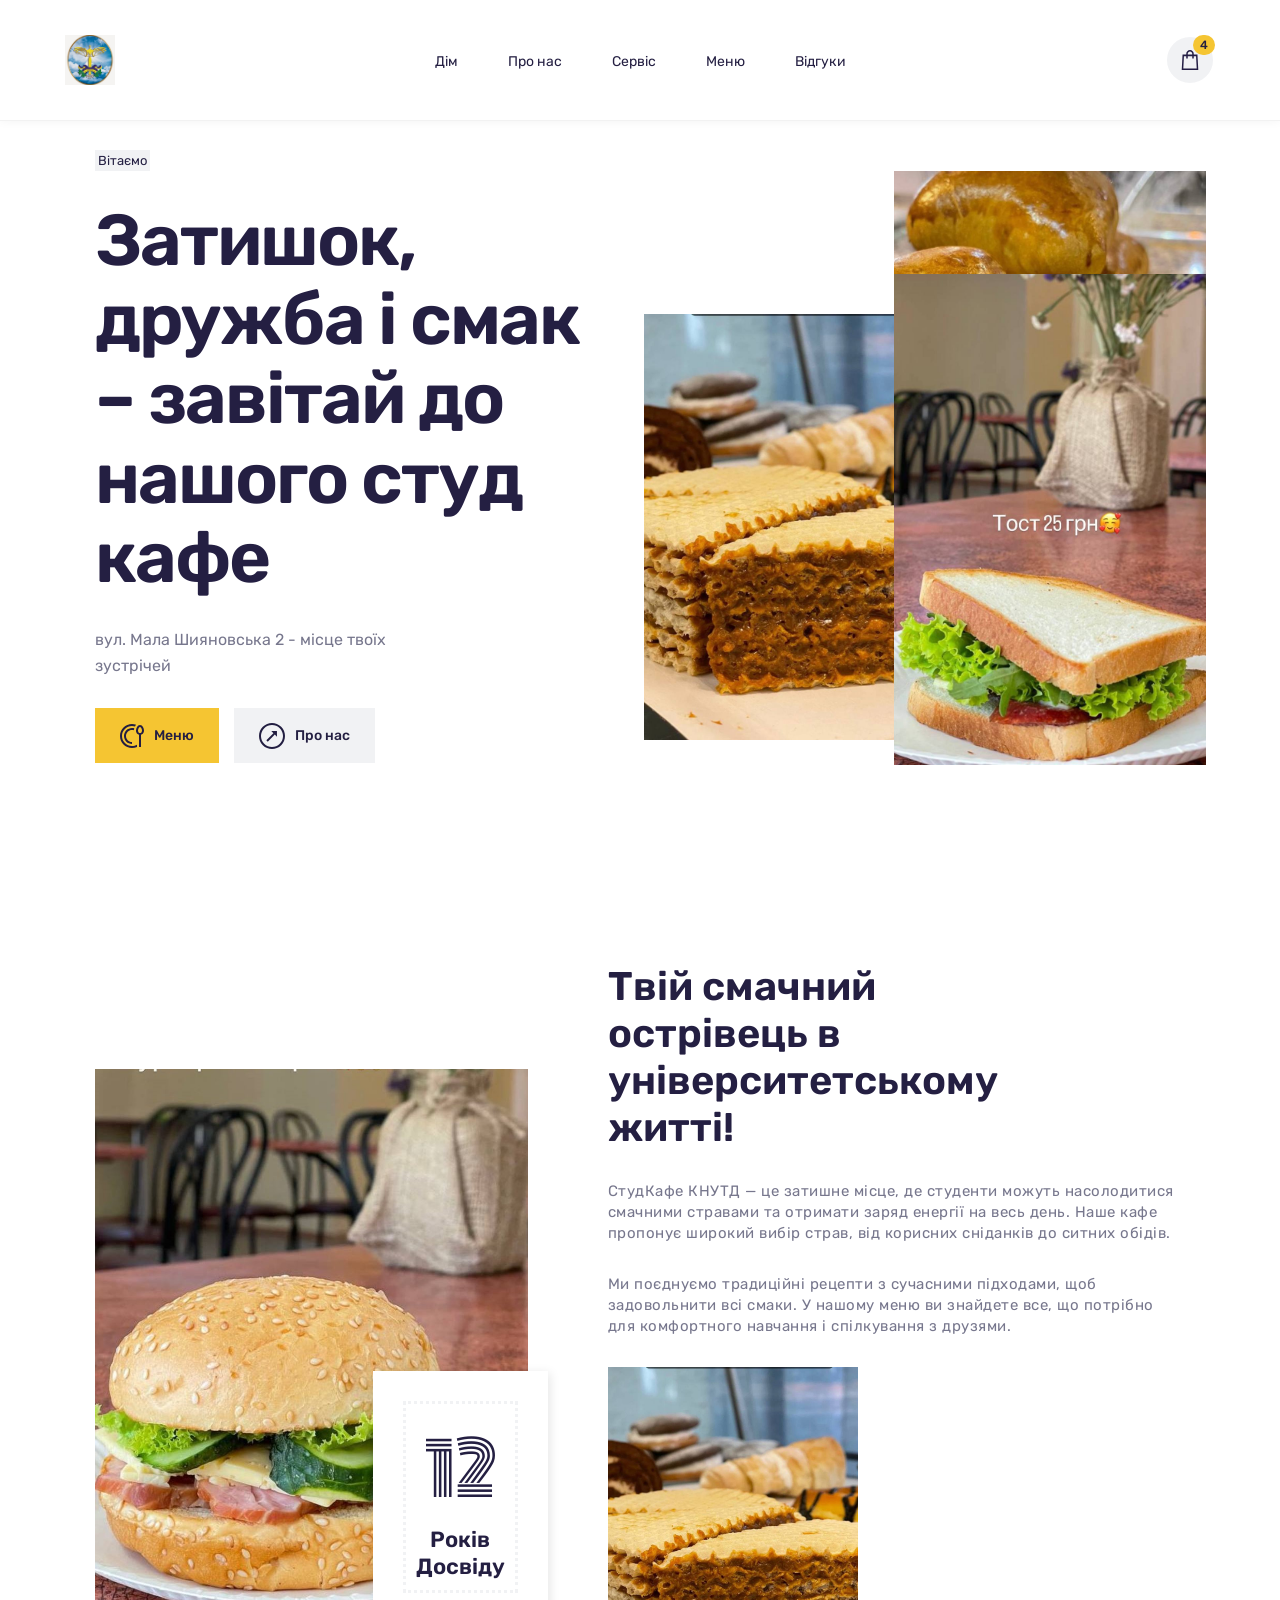
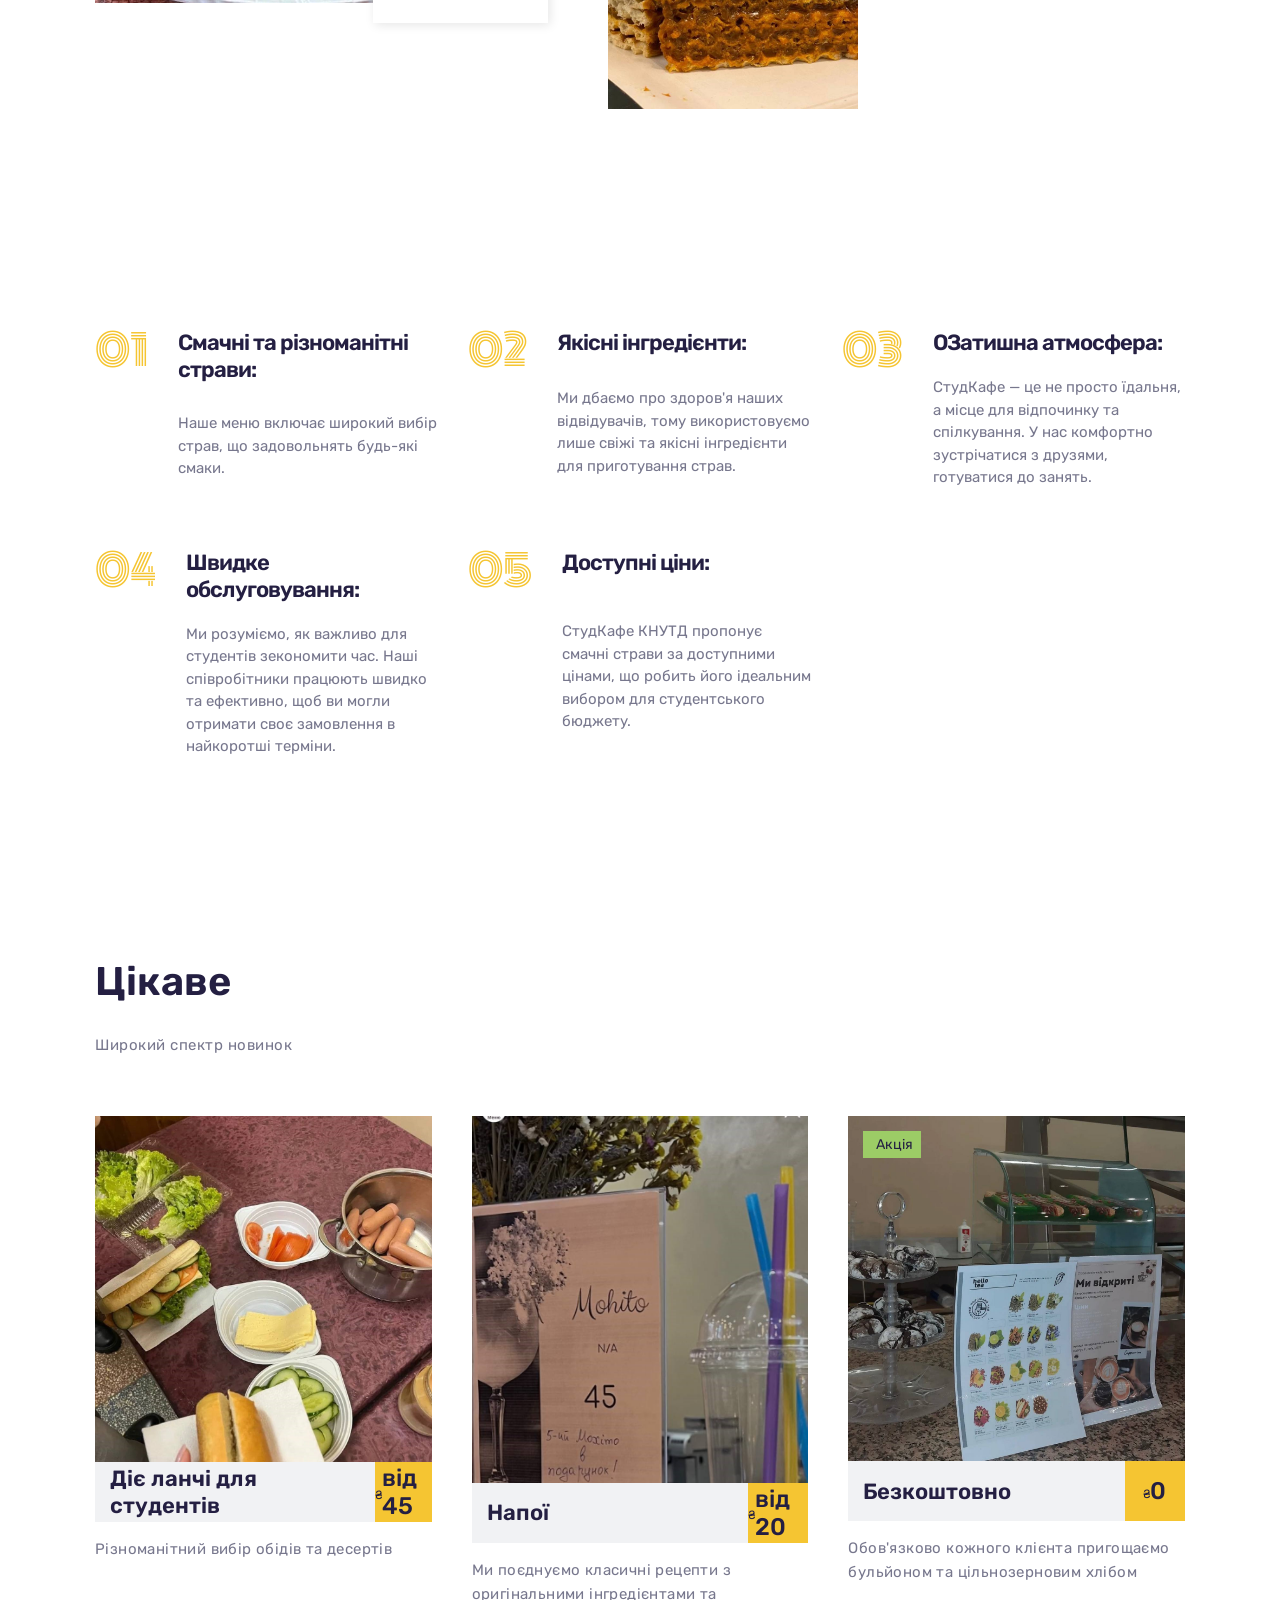
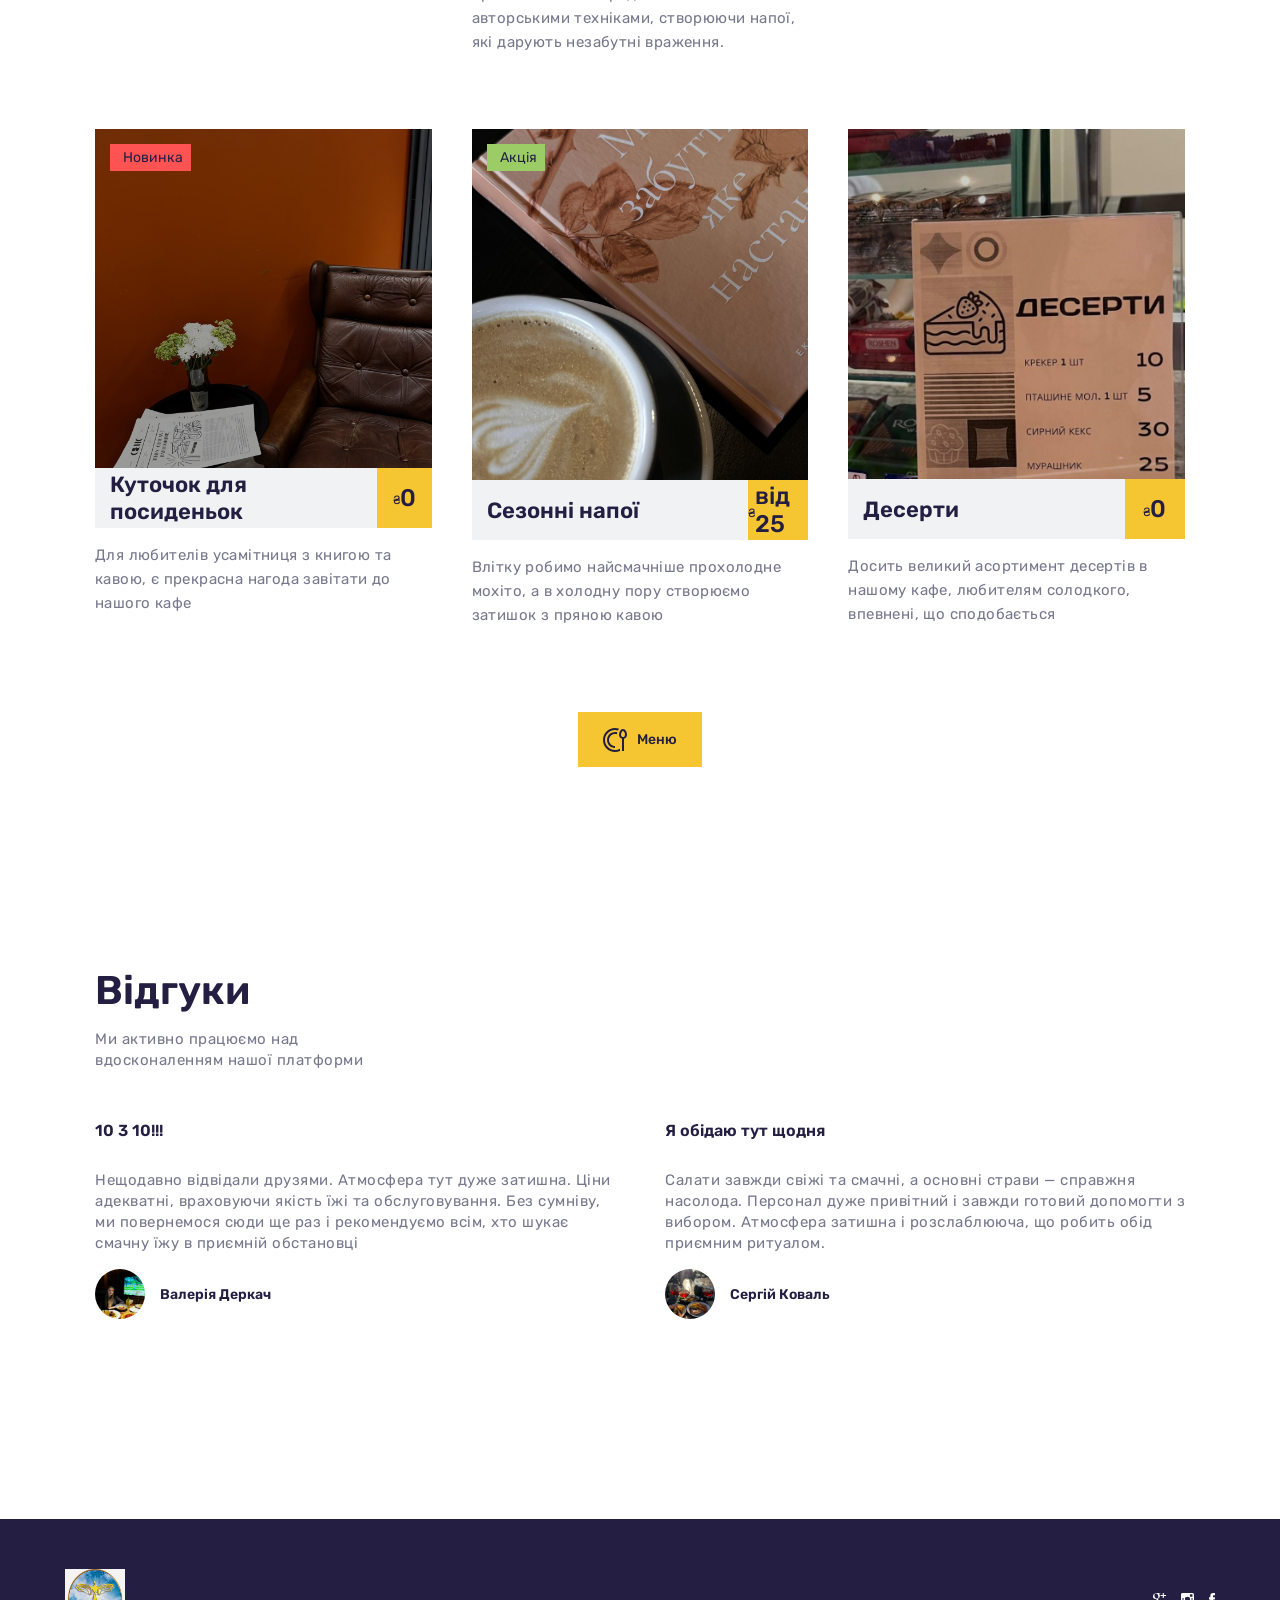
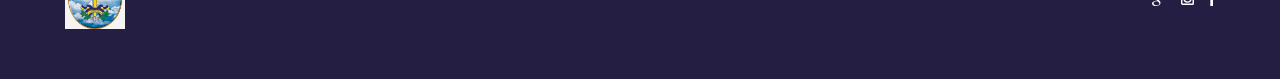
<file: index.html>
<!DOCTYPE html>
<!-- Визначає тип документа як HTML5 -->

<html lang="en">
<!-- Відкриває тег html з атрибутом мови англійською -->

<head>
  <!-- Відкриває розділ head, який містить метадані та посилання на ресурси -->

  <meta charset="UTF-8">
  <!-- Встановлює кодування символів документа на UTF-8 -->

  <meta http-equiv="X-UA-Compatible" content="IE=edge">
  <!-- Забезпечує сумісність з останніми версіями Internet Explorer -->

  <meta name="viewport" content="width=device-width, initial-scale=1.0">
  <!-- Налаштовує область перегляду для адаптивного дизайну -->

  <link rel="shortcut icon" type="text/css" href="logoknutd.jpg">
  <!-- Додає іконку сайту (favicon) -->

  <title>Knutd Cafe</title>
  <!-- Встановлює заголовок сторінки -->

  <link rel="stylesheet" href="./css/foodhub.css">
  <!-- Підключає основний файл стилів CSS -->

  <link rel="stylesheet" href="./css/media_query.css">
  <!-- Підключає файл стилів для медіа-запитів (адаптивний дизайн) -->
  <!--<link rel="stylesheet" type="text/css" href="./js/index2.html">-->

  <link rel="preconnect" href="https://fonts.googleapis.com">
  <!-- Попередньо підключає домен Google Fonts для оптимізації завантаження шрифтів -->

  <link rel="preconnect" href="https://fonts.gstatic.com" crossorigin>
  <!-- Попередньо підключає домен шрифтів з атрибутом crossorigin -->

  <link
    href="https://fonts.googleapis.com/css2?family=Monoton&family=Rubik:wght@300;400;500;600;700;800;900&display=swap"
    rel="stylesheet">
  <!-- Підключає шрифти Monoton та Rubik з Google Fonts -->

</head>
<!-- Закриває розділ head -->

<body>
<!-- Відкриває тіло документа -->

  <!--
    - main container
  -->
  <!-- Головний контейнер для всього вмісту сторінки -->

  <div class="container">
    <!-- Відкриває див з класом container -->

    <!--
      - #HEADER
    -->
    <!-- Розділ заголовка сторінки -->

    <header>
      <!-- Відкриває тег header -->

      <nav class="navbar">
        <!-- Відкриває навігаційну панель з класом navbar -->

        <div class="navbar-wrapper">
          <!-- Відкриває див для обгортки навбару -->

          <a href="#">
            <!-- Посилання на головну сторінку -->
            <img src="./images/logoknutd.jpg" alt="logo" width="50">
            <!-- Логотип сайту з шириною 50px -->
          </a>

          <ul class="navbar-nav">
            <!-- Список навігаційних посилань -->

            <li>
              <!-- Пункт списку -->
              <a href="#home" class="nav-link">Дім</a>
              <!-- Посилання на секцію "Дім" -->
            </li>

            <li>
              <a href="#about" class="nav-link">Про нас</a>
              <!-- Посилання на секцію "Про нас" -->
            </li>

            <li>
              <a href="#services" class="nav-link">Сервіс</a>
              <!-- Посилання на секцію "Сервіс" -->
            </li>

            <li>
              <a href="#menu" class="nav-link">Меню</a>
              <!-- Посилання на секцію "Меню" -->
            </li>

            <li>
              <a href="#testimonials" class="nav-link">Відгуки</a>
              <!-- Посилання на секцію "Відгуки" -->
            </li>

          </ul>
          <!-- Закриває список навігаційних посилань -->

          <div class="navbar-btn-group">
            <!-- Група кнопок у навбарі -->

            <button class="shopping-cart-btn">
              <!-- Кнопка кошика покупок -->
              <img src="./images/cart.svg" alt="shopping cart icon" width="18">
              <!-- Іконка кошика з шириною 18px -->
              <span class="count">4</span>
              <!-- Лічильник кількості товарів у кошику -->
            </button>

            <button class="menu-toggle-btn">
              <!-- Кнопка для перемикання меню -->
              <span class="line one"></span>
              <!-- Перша лінія гамбургера -->
              <span class="line two"></span>
              <!-- Друга лінія гамбургера -->
              <span class="line three"></span>
              <!-- Третя лінія гамбургера -->
            </button>

          </div>
          <!-- Закриває групу кнопок у навбарі -->

        </div>
        <!-- Закриває обгортку навбару -->

      </nav>
      <!-- Закриває навігаційну панель -->

      <div class="cart-box">
        <!-- Відкриває див для відображення кошика покупок -->

        <ul class="cart-box-ul">
          <!-- Список товарів у кошику -->

          <h4 class="cart-h4">Твоє замовлення</h4>
          <!-- Заголовок секції кошика -->

          <li>
            <!-- Пункт списку товару -->
            <a href="#" class="cart-item">
              <!-- Посилання на товар у кошику -->
              <div class="img-box">
                <!-- Обгортка для зображення товару -->
                <img src="./images/stud (1).jpg" alt="product image" class="product-img" width="50" height="50" loading="lazy">
                <!-- Зображення товару з розмірами 50x50px, ліниве завантаження -->
              </div>

              <h5 class="product-name">Хот дог</h5>
              <!-- Назва товару -->

              <p class="product-price">
                <!-- Ціна товару -->
                <span class="small">₴</span>30
                <!-- Символ валюти та сума -->
              </p>
            </a>
          </li>
          <!-- Закриває пункт списку товару -->

          <li>
            <a href="#" class="cart-item">
              <div class="img-box">
                <img src="./images/stud (2).jpg" alt="product image" class="product-img" width="50" height="50" loading="lazy">
              </div>

              <h5 class="product-name">Бургер</h5>
              <p class="product-price">
                <span class="small">₴</span>50
              </p>
            </a>
          </li>

          <li>
            <a href="#" class="cart-item">
              <div class="img-box">
                <img src="./images/3.jpg" alt="product image" class="product-img" width="50" height="50" loading="lazy">
              </div>

              <h5 class="product-name">Cалат цезар  </h5>
              <p class="product-price">
                <span class="small">₴</span>55
              </p>
            </a>
          </li>

          <li>
            <a href="#" class="cart-item">
              <div class="img-box">
                <img src="./images/stud (4).jpg" alt="product image" class="product-img" width="50" height="50" loading="lazy">
              </div>

              <h5 class="product-name">Пиріжечок</h5>
              <p class="product-price">
                <span class="small">₴</span>25
              </p>
            </a>
          </li>

        </ul>
        <!-- Закриває список товарів у кошику -->

        <div class="cart-btn-group">
          <!-- Група кнопок у кошику -->

           <!-- <button class="btn btn-primary btn-icon" onclick="window.location.href='index2.html';">-->
            <!-- Кнопка з основним стилем -->
            <button class="btn btn-primary btn-icon">
            <a > 
            Порахувати</a>
            <!-- Посилання на зовнішній ресурс для розрахунку -->
          </button>
        </div>
        <!-- Закриває групу кнопок у кошику -->

      </div>
      <!-- Закриває див для кошика покупок -->

    </header>
    <!-- Закриває тег header -->

    <main>
      <!-- Відкриває головний вміст сторінки -->

      <!--
        - #HOME SECTION
      -->
      <!-- Секція "Домашня сторінка" -->

      <section class="home" id="home">
        <!-- Відкриває секцію з класом home та ідентифікатором home -->

        <div class="home-left">
          <!-- Ліва частина секції home -->

          <p class="home-subtext">Вітаємо</p>
          <!-- Підзаголовок привітання -->

          <h1 class="main-heading">Затишок, дружба і смак – завітай до нашого студ кафе</h1>
          <!-- Головний заголовок -->

          <p class="home-text">
            вул. Мала Шияновська 2 - місце твоїх зустрічей
          </p>
          <!-- Текстовий опис -->

          <div class="btn-group">
            <!-- Група кнопок -->

            <button class="btn btn-primary btn-icon">
              <!-- Кнопка з основним стилем та іконкою -->
              <img src="./images/menu.svg" alt="menu icon">
              <!-- Іконка меню -->
               Меню
              <!-- Текст кнопки -->
            </button>

            <button class="btn btn-secondary btn-icon">
              <!-- Кнопка з вторинним стилем та іконкою -->
              <img src="./images/arrow.svg" alt="menu icon">
              <!-- Іконка стрілки -->
              Про нас
              <!-- Текст кнопки -->
            </button>

          </div>
          <!-- Закриває групу кнопок -->

        </div>
        <!-- Закриває ліву частину секції home -->

        <div class="home-right">
          <!-- Права частина секції home -->

          <img src="./images/stud (6).jpg" alt="food image" class="food-img food-1" width="200" loading="lazy">
          <!-- Зображення страви з класами food-img та food-1, ширина 200px, ліниве завантаження -->
          <img src="./images/stud (4).jpg" alt="food image" class="food-img food-2" width="200" loading="lazy">
          <!-- Зображення страви з класами food-img та food-2, ширина 200px, ліниве завантаження -->
          <img src="./images/stud (5).jpg" alt="food image" class="food-img food-3" width="200" loading="lazy">
          <!-- Зображення страви з класами food-img та food-3, ширина 200px, ліниве завантаження -->

        </div>
        <!-- Закриває праву частину секції home -->

      </section>
      <!-- Закриває секцію home -->

      <!--
        - #ABOUT SECTION
      -->
      <!-- Секція "Про нас" -->

      <section class="about" id="about">
        <!-- Відкриває секцію з класом about та ідентифікатором about -->

        <div class="about-left">
          <!-- Ліва частина секції about -->

          <div class="img-box">
            <!-- Обгортка для зображення -->
            <img src="./images/stud (2).jpg" alt="about image" class="about-img" width="250">
            <!-- Зображення про компанію з шириною 250px -->
          </div>

          <div class="abs-content-box">
            <!-- Обгортка для абсолютного контенту -->

            <div class="dotted-border">
              <!-- Див з пунктирною рамкою -->
              <p class="number-lg">12</p>
              <!-- Велике число -->
              <p class="text-md"> Років<br> Досвіду</p>
              <!-- Текст з роками досвіду -->
            </div>
            <!-- Закриває див з рамкою -->

          </div>
          <!-- Закриває обгортку для контенту -->

        </div>
        <!-- Закриває ліву частину секції about -->

        <div class="about-right">
          <!-- Права частина секції about -->

          <h2 class="section-title">Твій смачний острівець в університетському житті!</h2>
          <!-- Заголовок секції -->

          <p class="section-text">
              СтудКафе КНУТД — це затишне місце, де студенти можуть насолодитися смачними стравами та отримати заряд енергії на весь день. Наше кафе пропонує широкий вибір страв, від корисних сніданків до ситних обідів.
          </p>
          <!-- Перший абзац тексту про ресторан -->

          <p class="section-text">
               Ми поєднуємо традиційні рецепти з сучасними підходами, щоб задовольнити всі смаки. У нашому меню ви знайдете все, що потрібно для комфортного навчання і спілкування з друзями.
          </p>
          <!-- Другий абзац тексту про ресторан -->

          <img src="./images/stud (6).jpg" alt="signature" class="signature" width="250">
          <!-- Зображення підпису з шириною 250px -->

        </div>
        <!-- Закриває праву частину секції about -->

      </section>
      <!-- Закриває секцію about -->

      <!--
        - #SERVICES SECTION
      -->
      <!-- Секція "Сервіси" -->

      <section class="services" id="services">
        <!-- Відкриває секцію з класом services та ідентифікатором services -->

        <div class="service-card">
          <!-- Карточка сервісу -->

          <p class="card-number">01</p>
          <!-- Номер сервісу -->

          <h3 class="card-heading">Смачні та різноманітні страви:</h3>
          <!-- Заголовок сервісу -->

          <p class="card-text">
            Наше меню включає широкий вибір страв, що задовольнять будь-які смаки.
          </p>
          <!-- Текстовий опис сервісу -->
        </div>
        <!-- Закриває карточку сервісу -->

        <div class="service-card">
          <p class="card-number">02</p>
          <h3 class="card-heading">Якісні інгредієнти: </h3>
          <p class="card-text">
           Ми дбаємо про здоров'я наших відвідувачів, тому використовуємо лише свіжі та якісні інгредієнти для приготування страв.
          </p>
        </div>

        <div class="service-card">
          <p class="card-number">03</p>
          <h3 class="card-heading">ОЗатишна атмосфера: </h3>
          <p class="card-text">
           СтудКафе — це не просто їдальня, а місце для відпочинку та спілкування. У нас комфортно зустрічатися з друзями, готуватися до занять. 
          </p>
        </div>

        <div class="service-card">
          <p class="card-number">04</p>
          <h3 class="card-heading">Швидке обслуговування: </h3>
          <p class="card-text">
            Ми розуміємо, як важливо для студентів зекономити час. Наші співробітники працюють швидко та ефективно, щоб ви могли отримати своє замовлення в найкоротші терміни.
          </p>
        </div>

        <div class="service-card">
          <p class="card-number">05</p>
          <h3 class="card-heading">Доступні ціни:</h3>
          <p class="card-text">
             СтудКафе КНУТД пропонує смачні страви за доступними цінами, що робить його ідеальним вибором для студентського бюджету.
          </p>
        </div>

      </section>
      <!-- Закриває секцію services -->

      <!--
        - #PRODUCT SECTION
      -->
      <!-- Секція "Продукти" -->

      <section class="product" id="menu">
        <!-- Відкриває секцію з класом product та ідентифікатором menu -->

        <h2 class="section-title">Цікаве</h2>
        <!-- Заголовок секції -->

        <p class="section-text">
          Широкий спектр новинок
        </p>
        <!-- Опис секції -->

        <div class="products-grid">
          <!-- Сітка продуктів -->

          <a href="#">
            <!-- Посилання на продукт -->

            <div class="product-card">
              <!-- Карточка продукту -->

              <div class="img-box">
                <!-- Обгортка для зображення продукту -->
                <img src="./images/cafe (4).jpg" alt="product image" class="product-img" width="200" loading="lazy">
                <!-- Зображення продукту з шириною 200px, ліниве завантаження -->
              </div>

              <div class="product-content">
                <!-- Контент продукту -->

                <div class="wrapper">
                  <!-- Обгортка для заголовка та ціни -->
                  <h3 class="product-name">Діє ланчі для студентів</h3>
                  <!-- Назва продукту -->

                  <p class="product-price">
                    <!-- Ціна продукту -->
                    <span class="small">₴</span>від 45
                  </p>
                </div>
                <!-- Закриває обгортку -->

                <p class="product-text">
                  Різноманітний вибір обідів та десертів
                </p>
                <!-- Опис продукту -->

                <div class="product-rating">
                  <!-- Рейтинг продукту -->
                  <ion-icon name="star"></ion-icon>
                  <ion-icon name="star"></ion-icon>
                  <ion-icon name="star"></ion-icon>
                  <ion-icon name="star"></ion-icon>
                  <ion-icon name="star"></ion-icon>
                </div>
                <!-- Закриває рейтинг продукту -->

              </div>
              <!-- Закриває контент продукту -->

            </div>
            <!-- Закриває карточку продукту -->

          </a>
          <!-- Закриває посилання на продукт -->

          <a href="#">
            <div class="product-card">
              <div class="img-box">
                <img src="./images/stud (8).jpg" alt="product image" class="product-img" width="200" loading="lazy">
              </div>

              <div class="product-content">
                <div class="wrapper">
                  <h3 class="product-name">Напої</h3>
                  <p class="product-price">
                    <span class="small">₴</span>від 20
                  </p>
                </div>

                <p class="product-text">
                    Ми поєднуємо класичні рецепти з оригінальними інгредієнтами та авторськими техніками, створюючи напої, які дарують незабутні враження.
                </p>

                <div class="product-rating">
                  <ion-icon name="star"></ion-icon>
                  <ion-icon name="star"></ion-icon>
                  <ion-icon name="star"></ion-icon>
                  <ion-icon name="star"></ion-icon>
                  <ion-icon name="star"></ion-icon>
                </div>

              </div>

            </div>
          </a>

          <a href="#">
            <div class="product-card">
              <div class="img-box">
                <img src="./images/cafe (6).jpg" alt="product image" class="product-img" width="200" loading="lazy">

                <div class="card-badge green">
                  <!-- Бейдж акції -->
                  <ion-icon name="leaf"></ion-icon>
                  <!-- Іконка листка -->
                  <p>Акція</p>
                  <!-- Текст бейджа -->
                </div>
                <!-- Закриває бейдж -->
              </div>

              <div class="product-content">
                <div class="wrapper">
                  <h3 class="product-name">Безкоштовно</h3>
                  <p class="product-price">
                    <span class="small">₴</span>0
                  </p>
                </div>

                <p class="product-text">
                  Обов'язково кожного клієнта пригощаємо бульйоном та цільнозерновим хлібом
                </p>

                <div class="product-rating">
                  <ion-icon name="star"></ion-icon>
                  <ion-icon name="star"></ion-icon>
                  <ion-icon name="star"></ion-icon>
                  <ion-icon name="star"></ion-icon>
                  <ion-icon name="star"></ion-icon>
                </div>

              </div>

            </div>
          </a>

          <a href="#">
            <div class="product-card">
              <div class="img-box">
                <img src="./images/14.jpg" alt="product image" class="product-img" width="200" loading="lazy">

                <div class="card-badge red">
                  <!-- Бейдж новинки -->
                  <ion-icon name="flame"></ion-icon>
                  <!-- Іконка полум'я -->
                  <p>Hoвинка</p>
                  <!-- Текст бейджа -->
                </div>
                <!-- Закриває бейдж -->
              </div>

              <div class="product-content">
                <div class="wrapper">
                  <h3 class="product-name">Куточок для посиденьок </h3>
                  <p class="product-price">
                    <span class="small">₴</span>0
                  </p>
                </div>

                <p class="product-text">
                  Для любителів усамітниця з книгою та кавою, є прекрасна нагода завітати до нашого кафе
                </p>

                <div class="product-rating">
                  <ion-icon name="star"></ion-icon>
                  <ion-icon name="star"></ion-icon>
                  <ion-icon name="star"></ion-icon>
                  <ion-icon name="star"></ion-icon>
                  <ion-icon name="star"></ion-icon>
                </div>

              </div>

            </div>
          </a>

          <a href="#">
            <div class="product-card">
              <div class="img-box">
                <img src="./images/10.jpg" alt="product image" class="product-img" width="200" loading="lazy">

                <div class="card-badge green">
                  <ion-icon name="leaf"></ion-icon>
                  <p>Акція</p>
                </div>
              </div>

              <div class="product-content">
                <div class="wrapper">
                  <h3 class="product-name">Сезонні напої</h3>
                  <p class="product-price">
                    <span class="small">₴</span>від 25
                  </p>
                </div>

                <p class="product-text">
                  Влітку робимо найсмачніше прохолодне мохіто, а в холодну пору створюємо затишок з пряною кавою 
                </p>

                <div class="product-rating">
                  <ion-icon name="star"></ion-icon>
                  <ion-icon name="star"></ion-icon>
                  <ion-icon name="star"></ion-icon>
                  <ion-icon name="star"></ion-icon>
                  <ion-icon name="star"></ion-icon>
                </div>

              </div>

            </div>
          </a>

          <a href="#">
            <div class="product-card">
              <div class="img-box">
                <img src="./images/stud (7).jpg" alt="product image" class="product-img" width="200" loading="lazy">
              </div>

              <div class="product-content">
                <div class="wrapper">
                  <h3 class="product-name">Десерти</h3>
                  <p class="product-price">
                    <span class="small">₴</span>0
                  </p>
                </div>

                <p class="product-text">
                  Досить великий асортимент десертів в нашому кафе, любителям солодкого, впевнені, що сподобається
                </p>

                <div class="product-rating">
                  <ion-icon name="star"></ion-icon>
                  <ion-icon name="star"></ion-icon>
                  <ion-icon name="star"></ion-icon>
                  <ion-icon name="star"></ion-icon>
                  <ion-icon name="star"></ion-icon>
                </div>

              </div>

            </div>
          </a>

        </div>
        <!-- Закриває сітку продуктів -->

        <button class="btn btn-primary btn-icon" onclick="window.location.href='./menu.html';">
          <!-- Кнопка з основним стилем та іконкою, яка перенаправляє на сторінку меню -->
          <img src="./images/menu.svg" alt="menu icon">
          <!-- Іконка меню -->
           Меню
          <!-- Текст кнопки -->
        </button>

      </section>
      <!-- Закриває секцію product -->

      <!--
        - #TESTIMONIALS SECTION
      -->
      <!-- Секція "Відгуки" -->

      <section class="testimonials" id="testimonials">
        <!-- Відкриває секцію з класом testimonials та ідентифікатором testimonials -->

        <h2 class="section-title">Відгуки</h2>
        <!-- Заголовок секції -->

        <p class="section-text">
          Ми активно працюємо над вдосконаленням нашої платформи
        </p>
        <!-- Опис секції -->

        <div class="testimonials-grid">
          <!-- Сітка відгуків -->

          <div class="testimonials-card">
            <!-- Карточка відгуку -->

            <h4 class="card-title">10 3 10!!!</h4>
            <!-- Заголовок відгуку -->

            <div class="testimonials-rating">
              <!-- Рейтинг відгуку -->
              <ion-icon name="star"></ion-icon>
              <ion-icon name="star"></ion-icon>
              <ion-icon name="star"></ion-icon>
              <ion-icon name="star"></ion-icon>
              <ion-icon name="star"></ion-icon>
            </div>
            <!-- Закриває рейтинг відгуку -->

            <p class="testimonials-text">
              Нещодавно відвідали  друзями. Атмосфера тут дуже затишна. Ціни адекватні, враховуючи якість їжі та обслуговування. Без сумніву, ми повернемося сюди ще раз і рекомендуємо всім, хто шукає смачну їжу в приємній обстановці
            </p>
            <!-- Текст відгуку -->

            <div class="customer-info">
              <!-- Інформація про клієнта -->

              <div class="customer-img-box">
                <!-- Обгортка для зображення клієнта -->
                <img src="./images/18.jpg" alt="customer image" class="customer-img" width="100" loading="lazy">
                <!-- Зображення клієнта з шириною 100px, ліниве завантаження -->
              </div>

              <h5 class="customer-name">Валерія Деркач</h5>
              <!-- Ім'я клієнта -->
            </div>
            <!-- Закриває інформацію про клієнта -->

          </div>
          <!-- Закриває карточку відгуку -->

          <div class="testimonials-card">
          
            <h4 class="card-title">Я обідаю тут щодня</h4>
            <!-- Заголовок відгуку -->
          
            <div class="testimonials-rating">
              <!-- Рейтинг відгуку -->
              <ion-icon name="star"></ion-icon>
              <ion-icon name="star"></ion-icon>
              <ion-icon name="star"></ion-icon>
              <ion-icon name="star"></ion-icon>
              <ion-icon name="star"></ion-icon>
            </div>
            <!-- Закриває рейтинг відгуку -->
          
            <p class="testimonials-text">
             

              Салати завжди свіжі та смачні, а основні страви — справжня насолода. 

              Персонал дуже привітний і завжди готовий допомогти з вибором. Атмосфера затишна і розслаблююча, що робить обід приємним ритуалом.
            </p>
            <!-- Текст відгуку -->
          
            <div class="customer-info">
              <!-- Інформація про клієнта -->

              <div class="customer-img-box">
                <!-- Обгортка для зображення клієнта -->
                <img src="./images/8.jpg" alt="customer image" class="customer-img" width="100" loading="lazy">
                <!-- Зображення клієнта з шириною 100px, ліниве завантаження -->
              </div>
          
              <h5 class="customer-name">Сергій Коваль</h5>
              <!-- Ім'я клієнта -->
            </div>
            <!-- Закриває інформацію про клієнта -->
          
          </div>
          <!-- Закриває карточку відгуку -->

        </div>
        <!-- Закриває сітку відгуків -->

      </section>
      <!-- Закриває секцію testimonials -->

    </main>
    <!-- Закриває головний вміст сторінки -->

    <!--
      - #FOOTER
    -->
    <!-- Футер сторінки -->

    <footer>
      <!-- Відкриває тег footer -->

      <div class="footer-wrapper">
        <!-- Обгортка для футера -->

        <a href="#">
          <!-- Посилання на головну сторінку -->
          <img src="./images/logoknutd.jpg" alt="logo" class="footer-brand" width="60">
          <!-- Логотип у футері з шириною 60px -->
        </a>

        <div class="social-link">
          <!-- Блок соціальних посилань -->

          <a href="https://knutd.edu.ua/students/studcafe/">
            <!-- Посилання на Instagram -->
            <ion-icon name="logo-google">
              <!-- Іконка Google -->
              <img src="./images/google.svg">
              <!-- Зображення Google -->
            </ion-icon>
          </a>

          <a href= "https://www.instagram.com/cafe.knutd/" >
            <!-- Посилання на Instagram -->
            <ion-icon name="logo-instagram">
              <!-- Іконка Instagram -->
              <img src="./images/instagram.svg">
              <!-- Зображення Instagram -->
            </ion-icon>
          </a>

          <a href="#">
            <!-- Посилання на Facebook -->
            <ion-icon name="logo-facebook">
              <!-- Іконка Facebook -->
              <img src="./images/facebook.svg">
              <!-- Зображення Facebook -->
            </ion-icon>
          </a>

        </div>
        <!-- Закриває блок соціальних посилань -->

      </div>
      <!-- Закриває обгортку футера -->

    </footer>
    <!-- Закриває тег footer -->

  </div>
  <!-- Закриває головний контейнер -->

  <!--
    - custom js link
  -->
  <!-- Посилання на кастомний JavaScript файл -->
  <script src="./js/foodhub.js"></script>

  <!--
    - ionicon link
  -->
  <!-- Посилання на Ionicons (не підключене, можливо потрібно додати) -->
  
</body>
<!-- Закриває тіло документа -->

</html>
<!-- Закриває тег html -->
</file>
<file: css/foodhub.css>
:root {
  
  /**
   * кольори 
   */
  /* Визначення кольорової палітри */
  
  --red-orange-crayola: hsl(0, 100%, 66%); /* Червоніоранжевий колір */
  --space-cadet: hsl(249, 37%, 19%); /* Темно-синій колір */
  --pistachio: hsl(88, 50%, 60%); /* Пістачіевий колір */
  --cultured: hsl(220, 13%, 95%); /* Світло-сірий колір */
  --saffron: hsl(45, 91%, 58%); /* Шафрановий колір */
  --rhythm: hsl(240, 9%, 51%); /* Ритмічний синій колір */
  --white: hsl(0, 0%, 100%); /* Білий колір */

  /**
   * типографіка 
   */
  /* Визначення типографічних розмірів шрифтів */
  
  --fs-1: 46px; /* Розмір шрифту 1 */
  --fs-2: 28px; /* Розмір шрифту 2 */
  --fs-3: 18px; /* Розмір шрифту 3 */
  --fs-4: 15px; /* Розмір шрифту 4 */
  --fs-5: 14px; /* Розмір шрифту 5 */

  /**
   * відступи 
   */
  /* Визначення відступів */
  
  --px: 30px; /* Горизонтальний відступ */
  --py: 60px; /* Вертикальний відступ */

  /**
   * інше 
   */
  /* Інші властивості */
  
  --default-transition: 0.75s ease; /* Стандартний час переходу */
}

/*-----------------------------------*\
  #СКИПАННЯ СТИЛІВ
\*-----------------------------------*/
/* Скидання стандартних стилів браузера */

*, *::before, *::after {
  margin:  0; /* Скидання зовнішніх відступів */
  padding: 0; /* Скидання внутрішніх відступів */
  box-sizing: border-box; /* Встановлення розрахунку розмірів */
  outline-offset: 5px; /* Відступ для контурів */
}

li { list-style: none; } /* Видалення маркерів списку */

a {
  font: inherit; /* Спадкування шрифту */
  text-decoration: none; /* Видалення підкреслення */
}

button {
  font: inherit; /* Спадкування шрифту */
  border: none; /* Видалення обводки */
  background: none; /* Видалення фону */
  cursor: pointer; /* Зміна курсору при наведенні */
}

img, svg, ion-icon, span, button { display: block; } /* Встановлення блочного відображення */

html {
  font-family: "Rubik", sans-serif; /* Встановлення шрифту для всього документа */
  scroll-behavior: smooth; /* Плавна прокрутка */
}

::-webkit-scrollbar { width: 5px; } /* Налаштування ширини скролбара */

::-webkit-scrollbar-track { background: var(--cultured); } /* Колір треку скролбара */

::-webkit-scrollbar-thumb {
  border-radius: 5px; /* Закруглення кінцівки скролбара */
  background: var(--saffron); /* Колір кінцівки скролбара */
}

::-webkit-scrollbar-thumb:hover { background: var(--space-cadet); } /* Колір кінцівки при наведенні */

/*-----------------------------------*\
  #ПОВТОРНО ВИКОРИСТОВУВАНІ СТИЛІ
\*-----------------------------------*/
/* Повторно використовувані стилі */

.btn {
  height: 55px; /* Висота кнопки */
  padding: 0 25px; /* Внутрішні відступи по горизонталі */
  color: var(--space-cadet); /* Колір тексту */
  font-size: 14px; /* Розмір шрифту */
  font-weight: 500; /* Товщина шрифту */
  transition: var(--default-transition); /* Плавний перехід */
}

.btn:hover { filter: saturate(1.05) brightness(1.05); } /* Зміна насиченості та яскравості при наведенні */

.btn-primary { background: var(--saffron); } /* Фон первинної кнопки */

.btn-secondary { background: var(--cultured); } /* Фон вторинної кнопки */

.btn-icon {
  display:     flex; /* Встановлення flex-контейнера */
  align-items: center; /* Вертикальне вирівнювання */
  gap: 10px; /* Відстань між елементами */
}

.section-title {
  max-width: 420px; /* Максимальна ширина заголовка */
  color: var(--space-cadet); /* Колір тексту */
  font-size: var(--fs-2); /* Розмір шрифту */
  font-weight: 600; /* Товщина шрифту */
}

.section-text {
  max-width: 320px; /* Максимальна ширина тексту */
  color: var(--rhythm); /* Колір тексту */
  font-size: var(--fs-4); /* Розмір шрифту */
  line-height: 1.4; /* Висота рядка */
  letter-spacing: 0.5px; /* Відстань між літерами */
}

/*-----------------------------------*\
  #ГОЛОВНИЙ КОНТЕЙНЕР
\*-----------------------------------*/
/* Стилі для головного контейнера */

.container {
  position: relative; /* Відносне позиціонування */
  max-width: 1440px; /* Максимальна ширина контейнера */
  margin: auto; /* Центрування контейнера */
  background: var(--white); /* Фон контейнера */
  overflow: hidden; /* Приховування переповнення */
}

/*-----------------------------------*\
  #ЗАГОЛОВОК
\*-----------------------------------*/
/* Стилі для заголовка та навігації */

.navbar {
  position: fixed; /* Фіксоване позиціонування */
  top:   0; /* Розташування вгорі */
  left: 50%; /* Вирівнювання по горизонталі */
  transform: translateX(-50%); /* Центрування навбару */
  width: 100%; /* Ширина 100% */
  padding: 20px 30px; /* Внутрішні відступи */
  background: hsla(0, 0%, 100%, 0.99); /* Напівпрозорий білий фон */
  border-bottom: 1px solid hsla(0, 0%, 0%, 0.05); /* Нижня рамка */
  box-shadow: 0 0 10px hsla(0, 0%, 0%, 0.05); /* Тінь навбару */
  z-index: 5; /* Відображення поверх інших елементів */
}

.navbar-wrapper {
  display:         flex; /* Встановлення flex-контейнера */
  justify-content: space-between; /* Розподіл елементів */
  align-items:     center; /* Вертикальне вирівнювання */
}

.navbar-nav {
  background: hsla(0, 0%, 100%, 0.9); /* Напівпрозорий білий фон навігації */
  position: absolute; /* Абсолютне позиціонування */
  top: 91px; /* Відступ від верху */
  left: 0; /* Вирівнювання по лівому краю */
  width: 100%; /* Ширина 100% */
  height: calc(100vh - 91px); /* Висота з урахуванням навбару */
  display:        flex; /* Встановлення flex-контейнера */
  flex-direction: column; /* Вертикальне розташування */
  align-items:    center; /* Центрування елементів */
  gap: 30px; /* Відстань між елементами */
  padding: 35px; /* Внутрішні відступи */
  backdrop-filter: blur(10px); /* Розмиття фону */
  transform: translateY(50px); /* Зсув вниз */
  opacity: 0; /* Непрозорість */
  visibility: hidden; /* Прихованість */
  pointer-events: none; /* Відключення подій */
  transition: 0.3s ease-in-out; /* Плавний перехід */
}

.navbar-nav.active {
  transform: translateY(0); /* Відновлення положення */
  opacity: 1; /* Повна прозорість */
  visibility: visible; /* Видимість */
  pointer-events: all; /* Включення подій */
}

.nav-link {
  color: var(--space-cadet); /* Колір посилань */
  font-size: var(--fs-5); /* Розмір шрифту посилань */
  transition: 0.25s ease; /* Плавний перехід */
}

.nav-link:hover { color: var(--saffron); } /* Зміна кольору при наведенні */

.navbar-btn-group {
  display:     flex; /* Встановлення flex-контейнера */
  align-items: center; /* Вертикальне вирівнювання */
  gap: 25px; /* Відстань між кнопками */
}

.shopping-cart-btn {
  position: relative; /* Відносне позиціонування */
  background: var(--cultured); /* Фон кнопки кошика */
  width:  50px; /* Ширина кнопки */
  height: 50px; /* Висота кнопки */
  border-radius: 50%; /* Закруглення до круга */
  display:         flex; /* Встановлення flex-контейнера */
  justify-content: center; /* Горизонтальне центрування */
  align-items:     center; /* Вертикальне центрування */
  border: 2px solid var(--white); /* Обводка кнопки */
}

.shopping-cart-btn .count {
  background: var(--saffron); /* Фон лічильника */
  position: absolute; /* Абсолютне позиціонування */
  top:   -2px; /* Відступ від верху */
  right: -2px; /* Відступ від правого краю */
  height:    20px; /* Висота лічильника */
  min-width: 20px; /* Мінімальна ширина лічильника */
  display:     flex; /* Встановлення flex-контейнера */
  align-items: center; /* Вертикальне вирівнювання */
  padding: 0 7px; /* Внутрішні відступи */
  border-radius: 20px; /* Закруглення до овалу */
  color: var(--space-cadet); /* Колір тексту */
  font-size: 12px; /* Розмір шрифту */
  font-weight: 500; /* Товщина шрифту */
}

.menu-toggle-btn {
  display:        flex; /* Встановлення flex-контейнера */
  flex-direction: column; /* Вертикальне розташування */
  width: 20px; /* Ширина кнопки */
  gap: 5px; /* Відстань між лініями */
}

.menu-toggle-btn .line {
  background: var(--space-cadet); /* Колір лінії */
  width: 20px; /* Ширина лінії */
  height: 2px; /* Висота лінії */
  border-radius: 2px; /* Закруглення кінців */
  transition: 0.25s ease; /* Плавний перехід */
}

.menu-toggle-btn.active .one { transform: translateY(7px) rotate(-45deg); } /* Анімація першої лінії при активності */
.menu-toggle-btn.active .two { transform: rotate(45deg); } /* Анімація другої лінії при активності */
.menu-toggle-btn.active .three { transform: translateY(-7px) rotate(-45deg); } /* Анімація третьої лінії при активності */

.cart-box {
  position: fixed; /* Фіксоване позиціонування */
  bottom: 0; /* Вирівнювання внизу */
  right:  0; /* Вирівнювання праворуч */
  max-width: 400px; /* Максимальна ширина кошика */
  width: 100%; /* Ширина 100% */
  height: calc(100vh - 91px); /* Висота з урахуванням навбару */
  background: hsla(0, 0%, 100%, 0.9); /* Напівпрозорий білий фон */
  box-shadow: -1px 1px 3px 0 hsla(0, 0%, 0%, 0.05); /* Тінь кошика */
  backdrop-filter: blur(10px); /* Розмиття фону */
  transform: translateX(100%); /* Зсув праворуч */
  visibility: hidden; /* Прихованість */
  z-index: 10; /* Відображення поверх інших елементів */
  transition: 0.5s ease-in-out; /* Плавний перехід */
}

.cart-box.active {
  transform: translateX(0); /* Відновлення положення кошика */
  visibility: visible; /* Видимість кошика */
}

.cart-box-ul {
  height: 100%; /* Висота списку */
  padding: 30px; /* Внутрішні відступи */
  padding-bottom: 120px; /* Додатковий відступ знизу */
  overflow-y: auto; /* Вертикальна прокрутка */
}

.cart-box-ul::-webkit-scrollbar { display: none; } /* Приховування скролбара */

.cart-h4 {
  color: var(--space-cadet); /* Колір заголовка кошика */
  margin-bottom: 30px; /* Нижній відступ */
  font-weight: 600; /* Товщина шрифту */
}

.cart-item {
  background: var(--cultured); /* Фон товару в кошику */
  display:     flex; /* Встановлення flex-контейнера */
  align-items: center; /* Вертикальне вирівнювання */
  margin-bottom: 30px; /* Нижній відступ */
}

.cart-item .img-box {
  width:  60px; /* Ширина обгортки зображення */
  height: 60px; /* Висота обгортки зображення */
  margin-right: 15px; /* Відступ справа */
  overflow: hidden; /* Приховування переповнення */
}

.cart-item .product-img {
  width:  100%; /* Ширина зображення */
  height: 100%; /* Висота зображення */
  object-fit: cover; /* Масштабування зображення */
  transition: var(--default-transition); /* Плавний перехід */
}

.cart-item:hover .product-img { transform: scale(1.05); } /* Збільшення зображення при наведенні */

.cart-item .product-name {
  color: var(--space-cadet); /* Колір назви продукту */
  font-size: var(--fs-5); /* Розмір шрифту */
  font-weight: 600; /* Товщина шрифту */
  width: calc(100% - 135px); /* Ширина з урахуванням інших елементів */
}

.cart-item .product-price {
  background: var(--saffron); /* Фон ціни продукту */
  color: var(--space-cadet); /* Колір тексту ціни */
  font-weight: 500; /* Товщина шрифту */
  width:  60px; /* Ширина ціни */
  height: 60px; /* Висота ціни */
  display:         flex; /* Встановлення flex-контейнера */
  justify-content: center; /* Горизонтальне центрування */
  align-items:     center; /* Вертикальне центрування */
}

.cart-item .product-price .small {
  display: inline-block; /* Відображення як інлайн-блок */
  font-size: 10px; /* Розмір шрифту */
  font-weight: 400; /* Товщина шрифту */
  margin-top: 5px; /* Верхній відступ */
}

.cart-btn-group {
  background: var(--white); /* Фон групи кнопок */
  position: fixed; /* Фіксоване позиціонування */
  bottom: 0; /* Вирівнювання внизу */
  left:   0; /* Вирівнювання зліва */
  right:  0; /* Вирівнювання праворуч */
  display:         flex; /* Встановлення flex-контейнера */
  justify-content: space-between; /* Розподіл елементів */
  align-items:     center; /* Вертикальне вирівнювання */
  gap: 20px; /* Відстань між елементами */
  padding: 30px; /* Внутрішні відступи */
  border-top: 1px solid hsla(0, 0%, 0%, 0.1); /* Верхня рамка */
  z-index: 15; /* Відображення поверх інших елементів */
}

/*-----------------------------------*\
  #ГОЛОВНА СЕКЦІЯ
\*-----------------------------------*/
/* Стилі для секції "Домашня сторінка" */

.home {
  display: grid; /* Встановлення grid-контейнера */
  grid-template-columns: 1fr; /* Одноколоночний макет */
  gap: 50px; /* Відстань між рядками */
  padding: 150px var(--px) var(--py); /* Внутрішні відступи */
}

.home-left { text-align: center; } /* Центрування тексту в лівій частині */

.home-subtext {
  background: var(--cultured); /* Фон підзаголовка */
  color: var(--space-cadet); /* Колір тексту */
  font-size: 13px; /* Розмір шрифту */
  display: inline-block; /* Відображення як інлайн-блок */
  padding: 3px; /* Внутрішні відступи */
  margin-bottom: 30px; /* Нижній відступ */
}

.main-heading {
  color: var(--space-cadet); /* Колір заголовка */
  font-size: var(--fs-1); /* Розмір шрифту */
  font-weight: 600; /* Товщина шрифту */
  line-height: 1.1; /* Висота рядка */
  letter-spacing: -2px; /* Відстань між літерами */
  margin-bottom: 30px; /* Нижній відступ */
}

.home-text {
  color: var(--rhythm); /* Колір тексту */
  margin-bottom: 30px; /* Нижній відступ */
  line-height: 1.6; /* Висота рядка */
}

.home .btn-group {
  display:        flex; /* Встановлення flex-контейнера */
  flex-direction: column; /* Вертикальне розташування */
  align-items:    center; /* Центрування елементів */
  gap: 15px; /* Відстань між кнопками */
}

.home-right {
  position: relative; /* Відносне позиціонування */
  aspect-ratio: 10 / 11; /* Співвідношення сторін */
  padding-top: 110%; /* Внутрішній відступ зверху */
}

.food-img {
  position: absolute; /* Абсолютне позиціонування */
  width: 60%; /* Ширина зображення */
}

.food-1 {
  top:  25%; /* Відступ від верху */
  left: -4%; /* Відступ зліва */
  animation: scaleUp 3s ease-in-out infinite; /* Анімація масштабування */
}

.food-2 {
  top:    0; /* Відступ від верху */
  right: -4%; /* Відступ справа */
  animation: scaleUp 2s ease-in-out infinite; /* Анімація масштабування */
}

.food-3 {
  bottom: -4%; /* Відступ знизу */
  right:  -4%; /* Відступ справа */
  animation: scaleUp 4s ease-in-out infinite; /* Анімація масштабування */
}

.dialog {
  position: absolute; /* Абсолютне позиціонування */
  filter: drop-shadow(0px 2px 46px hsla(0, 0%, 0%, 0.4)); /* Тінь діалогу */
}

.dialog-1 {
  top:   10%; /* Відступ від верху */
  right: 15%; /* Відступ справа */
}

.dialog-2 {
  bottom: 20%; /* Відступ знизу */
  right:   5%; /* Відступ справа */
}

.shape {
  position: absolute; /* Абсолютне позиціонування */
  filter: drop-shadow(0px 3px 6px hsla(0, 0%, 0%, 0.1)); /* Тінь форми */
}

.shape-1 {
  top:  0; /* Відступ від верху */
  left: 5%; /* Відступ зліва */
  animation: scaleUp 2s 3s ease-in-out infinite; /* Анімація масштабування з затримкою */
}

.shape-2 {
  right: 0; /* Відступ справа */
  top:  55%; /* Відступ від верху */
  animation: scaleUp 3s 4s ease-in-out infinite; /* Анімація масштабування з затримкою */
}

.shape-3 {
  bottom: 5%; /* Відступ знизу */
  left:   5%; /* Відступ зліва */
  animation: scaleUp 3s 1s ease-in-out infinite; /* Анімація масштабування з затримкою */
}

.shape-4 {
  top:  35%; /* Відступ від верху */
  right: 0; /* Відступ справа */
  animation: moveUp 3s 1s ease-in-out infinite; /* Анімація переміщення з затримкою */
}

.shape-5 {
  top: 60%; /* Відступ від верху */
  left: 0; /* Відступ зліва */
  animation: moveUp 3s ease-in-out infinite; /* Анімація переміщення */
}

/* Ключові кадри для анімації масштабування */
@keyframes scaleUp {

  0%,
  100% { transform: translateY(0) scale(1); } /* Початок і кінець анімації без змін */
  
  50% { transform: translateY(-5px) scale(1.05);} /* Середина анімації зі зменшенням і масштабуванням */
}

/* Ключові кадри для анімації переміщення */
@keyframes moveUp {

  0%,
  100% { transform: translateY(0); } /* Початок і кінець анімації без змін */
  20%  { transform: translateY(-3px); } /* Частина анімації з підняттям */
  50%  { transform: translateY(-8px); } /* Максимальне підняття */
}

/*-----------------------------------*\
  #СЕКЦІЯ ПРО НАС
\*-----------------------------------*/
/* Стилі для секції "Про нас" */

.about {
  padding: var(--py) var(--px); /* Внутрішні відступи */
  display: grid; /* Встановлення grid-контейнера */
  grid-template-columns: 1fr; /* Одноколоночний макет */
  gap: 60px; /* Відстань між рядками */
}

.about-left { position: relative; } /* Відносне позиціонування лівої частини */

.about-left .img-box {
  aspect-ratio: 1 / 1; /* Співвідношення сторін 1:1 */
  overflow: hidden; /* Приховування переповнення */
}

.about-img {
  width:  100%; /* Ширина зображення */
  height: 100%; /* Висота зображення */
  object-fit: cover; /* Масштабування зображення */
  animation: lazy-scaleUp 30s linear infinite; /* Анімація масштабування */
}

/* Ключові кадри для анімації масштабування */
@keyframes lazy-scaleUp {

  0%,
  100% { transform: scale(1); } /* Початок і кінець анімації без змін */
  50%  { transform: scale(1.2); } /* Середина анімації зі збільшенням */
}

.abs-content-box {
  background: var(--white); /* Фон контенту */
  position: absolute; /* Абсолютне позиціонування */
  bottom: -20px; /* Відступ знизу */
  right:  -20px; /* Відступ справа */
  padding: 30px; /* Внутрішні відступи */
  text-align: center; /* Центрування тексту */
  box-shadow: 2px 2px 10px hsla(0, 0%, 0%, 0.1); /* Тінь контенту */
}

.dotted-border {
  border: 3px dotted var(--cultured); /* Пунктирна рамка */
  padding: 10px; /* Внутрішні відступи */
}

.number-lg {
  font-size: var(--fs-1); /* Розмір шрифту */
  font-family: "Monoton", cursive; /* Шрифт */
  color: var(--space-cadet); /* Колір тексту */
}

.text-md {
  font-size: var(--fs-3); /* Розмір шрифту */
  font-weight: 600; /* Товщина шрифту */
  color: var(--space-cadet); /* Колір тексту */
}

.shape-6 {
  right: -9px; /* Відступ справа */
  top:   35%; /* Відступ від верху */
  animation: scaleUp 2s 3s ease-in-out infinite; /* Анімація масштабування з затримкою */
}

.shape-7 {
  top:   50%; /* Відступ від верху */
  left: -15px; /* Відступ зліва */
  animation: scaleUp 3s ease-in-out infinite; /* Анімація масштабування */
}

.shape-8 {
  top: -10px; /* Відступ зверху */
  left: 15%; /* Відступ зліва */
  animation: moveUp 3s 1s ease-in-out infinite; /* Анімація переміщення з затримкою */
}

.shape-9 {
  bottom: -20px; /* Відступ знизу */
  left:     5%; /* Відступ зліва */
  animation: moveUp 3s ease-in-out infinite; /* Анімація переміщення */
}

.about-right .section-title { margin-bottom: 30px; } /* Нижній відступ заголовка секції */

.about-right p {
  max-width: 100%; /* Максимальна ширина тексту */
  margin-bottom: 30px; /* Нижній відступ */
}

/*-----------------------------------*\
  #СЕКЦІЯ СЕРВІСІВ
\*-----------------------------------*/
/* Стилі для секції "Сервіси" */

.services {
  padding: var(--py) var(--px); /* Внутрішні відступи */
  display: grid; /* Встановлення grid-контейнера */
  grid-template-columns: 1fr; /* Одноколоночний макет */
  gap: 40px; /* Відстань між рядками */
}

.service-card .card-number {
  font-size: 42px; /* Розмір шрифту номера */
  font-family: "Monoton", cursive; /* Шрифт номера */
  color: var(--saffron); /* Колір номера */
}

.service-card .card-heading {
  color: var(--space-cadet); /* Колір заголовка сервісу */
  font-size: var(--fs-3); /* Розмір шрифту заголовка */
  font-weight: 600; /* Товщина шрифту */
  letter-spacing: -1px; /* Відстань між літерами */
  margin-bottom: 20px; /* Нижній відступ */
}

.service-card .card-text {
  color: var(--rhythm); /* Колір тексту сервісу */
  font-size: var(--fs-4); /* Розмір шрифту тексту */
  line-height: 1.5; /* Висота рядка */
}

/*-----------------------------------*\
  #СЕКЦІЯ ПРОДУКТІВ
\*-----------------------------------*/
/* Стилі для секції "Продукти" */

.product { padding: var(--py) var(--px); } /* Внутрішні відступи секції продуктів */

.product .section-title { margin-bottom: 30px; } /* Нижній відступ заголовка секції */

.product .section-text { margin-bottom: 60px; } /* Нижній відступ тексту секції */

.products-grid {
  display: grid; /* Встановлення grid-контейнера */
  grid-template-columns: 1fr; /* Одноколоночний макет */
  gap: 40px; /* Відстань між елементами */
  margin-bottom: 50px; /* Нижній відступ */
}

.product-card .img-box {
  position: relative; /* Відносне позиціонування */
  overflow: hidden; /* Приховування переповнення */
}

.product-img {
  width:  100%; /* Ширина зображення */
  height: 100%; /* Висота зображення */
  object-fit: cover; /* Масштабування зображення */
  transition: var(--default-transition); /* Плавний перехід */
}

.product-card:hover .product-img { transform: scale(1.05); } /* Збільшення зображення при наведенні */

.card-badge {
  position: absolute; /* Абсолютне позиціонування */
  top:  15px; /* Відступ від верху */
  left: 15px; /* Відступ зліва */
  display:     flex; /* Встановлення flex-контейнера */
  align-items: center; /* Вертикальне вирівнювання */
  gap: 5px; /* Відстань між елементами */
  padding: 5px 8px; /* Внутрішні відступи */
  font-size: 14px; /* Розмір шрифту */
}

.card-badge ion-icon { font-size: 13px; } /* Розмір іконки в бейджі */

.card-badge.green {
  background: var(--pistachio); /* Фон зеленого бейджу */
  color: var(--space-cadet); /* Колір тексту бейджу */
}

.card-badge.red {
  background: var(--red-orange-crayola); /* Фон червоно-оранжевого бейджу */
  color: var(--space-cadet); /* Колір тексту бейджу */
}

.product-card .wrapper {
  display:         flex; /* Встановлення flex-контейнера */
  justify-content: space-between; /* Розподіл елементів */
  align-items:     center; /* Вертикальне вирівнювання */
  gap: 15px; /* Відстань між елементами */
  background: var(--cultured); /* Фон обгортки */
  margin-bottom: 15px; /* Нижній відступ */
}

.product-card .product-name {
  color: var(--space-cadet); /* Колір назви продукту */
  font-size: var(--fs-3); /* Розмір шрифту */
  font-weight: 600; /* Товщина шрифту */
  padding-left: 15px; /* Внутрішній відступ зліва */
}

.product-card .product-price {
  background: var(--saffron); /* Фон ціни продукту */
  height: 60px; /* Висота ціни */
  width:  60px; /* Ширина ціни */
  display:         flex; /* Встановлення flex-контейнера */
  justify-content: center; /* Горизонтальне центрування */
  align-items:     center; /* Вертикальне центрування */
  color: var(--space-cadet); /* Колір тексту */
  font-size: 24px; /* Розмір шрифту */
  font-weight: 500; /* Товщина шрифту */
}

.product-card .small {
  font-size: 12px; /* Розмір шрифту */
  font-weight: 400; /* Товщина шрифту */
  margin-top: 5px; /* Верхній відступ */
}

.product-card .product-text {
  font-size: var(--fs-4); /* Розмір шрифту тексту */
  color: var(--rhythm); /* Колір тексту */
  line-height: 1.6; /* Висота рядка */
  letter-spacing: 0.4px; /* Відстань між літерами */
  margin-bottom: 15px; /* Нижній відступ */
}

.product-card .product-rating {
  display:     flex; /* Встановлення flex-контейнера */
  align-items: center; /* Вертикальне вирівнювання */
  gap: 5px; /* Відстань між іконками */
  color: var(--saffron); /* Колір іконок рейтингу */
}

.product .btn-primary { margin-inline: auto; } /* Центрування первинної кнопки в секції продуктів */

/*-----------------------------------*\
  #СЕКЦІЯ ВІДГУКІВ
\*-----------------------------------*/
/* Стилі для секції "Відгуки" */

.testimonials { padding: var(--py) var(--px) 120px; } /* Внутрішні відступи секції відгуків */

.testimonials .section-title { margin-bottom: 15px; } /* Нижній відступ заголовка секції */

.testimonials .section-text { margin-bottom: 50px; } /* Нижній відступ тексту секції */

.testimonials-grid {
  display: grid; /* Встановлення grid-контейнера */
  grid-template-columns: 1fr; /* Одноколоночний макет */
  gap: 50px; /* Відстань між елементами */
}

.testimonials-card .card-title {
  color: var(--space-cadet); /* Колір заголовка відгуку */
  font-weight: 600; /* Товщина шрифту */
  margin-bottom: 15px; /* Нижній відступ */
}

.testimonials-rating {
  display:     flex; /* Встановлення flex-контейнера */
  align-items: center; /* Вертикальне вирівнювання */
  gap: 5px; /* Відстань між іконками */
  margin-bottom: 15px; /* Нижній відступ */
}

.testimonials-rating ion-icon { color: var(--saffron); } /* Колір іконок рейтингу */

.testimonials-text {
  font-size: var(--fs-4); /* Розмір шрифту тексту відгуку */
  color: var(--rhythm); /* Колір тексту */
  line-height: 1.4; /* Висота рядка */
  letter-spacing: 0.5px; /* Відстань між літерами */
  margin-bottom: 15px; /* Нижній відступ */
}

.customer-info {
  display:     flex; /* Встановлення flex-контейнера */
  align-items: center; /* Вертикальне вирівнювання */
  gap: 15px; /* Відстань між елементами */
}

.customer-img-box {
  width:  50px; /* Ширина обгортки зображення клієнта */
  height: 50px; /* Висота обгортки зображення клієнта */
  border-radius: 50%; /* Закруглення до круга */
  overflow: hidden; /* Приховування переповнення */
}

.customer-img {
  width:  100%; /* Ширина зображення */
  height: 100%; /* Висота зображення */
  object-fit: cover; /* Масштабування зображення */
}

.customer-name {
  font-size: 14px; /* Розмір шрифту імені клієнта */
  color: var(--space-cadet); /* Колір тексту */
  font-weight: 600; /* Товщина шрифту */
}

/*-----------------------------------*\
  #ФУТЕР
\*-----------------------------------*/
/* Стилі для футера */

footer {
  background: var(--space-cadet); /* Фон футера */
  padding: 50px var(--px); /* Внутрішні відступи */
}

.footer-wrapper {
  display:        flex; /* Встановлення flex-контейнера */
  flex-direction: column; /* Вертикальне розташування */
  align-items:    center; /* Центрування елементів */
  gap: 30px; /* Відстань між елементами */
}

.social-link {
  display: flex; /* Встановлення flex-контейнера */
  gap: 15px; /* Відстань між посиланнями */
}

.social-link ion-icon {
  color: var(--cultured); /* Колір іконок соціальних мереж */
  font-size: 15px; /* Розмір іконок */
  transition: 0.25s ease; /* Плавний перехід */
}

.social-link ion-icon:hover { color: var(--saffron); } /* Зміна кольору іконок при наведенні */

.copyright {
  font-size: 12px; /* Розмір шрифту */
  color: var(--rhythm); /* Колір тексту */
  text-align: center; /* Центрування тексту */
  letter-spacing: 0.5px; /* Відстань між літерами */
}
</file>
<file: css/media_query.css>
/*-----------------------------------*\
  #для великих мобільних
\*-----------------------------------*/
@media (min-width: 450px) {

  /**
   * КОРИСТУВАЧІВСЬКІ ВЛАСТИВОСТІ 
   */

  :root {

    /**
     * типографіка 
     */

    --fs-1: 54px; /* Розмір шрифту 1 */
    --fs-2: 36px; /* Розмір шрифту 2 */
    --fs-3: 20px; /* Розмір шрифту 3 */

  }



  /**
   * ГОЛОВНА 
   */

  .home-text {
    max-width: 320px; /* Максимальна ширина тексту головної секції */
    margin-inline: auto; /* Автоматичне вирівнювання по горизонталі */
  }

  .home .btn-group {
    flex-direction:  row; /* Розташування кнопок у рядок */
    justify-content: center; /* Центрування кнопок */
  }

  .dialog-1 { top: 15%; } /* Відступ від верху для діалогу 1 */

  .dialog-2 { right: 15%; } /* Відступ справа для діалогу 2 */

  .shape-1 {
    top:  10%; /* Відступ від верху для форми 1 */
    left: 15%; /* Відступ зліва для форми 1 */
  }

}


/*-----------------------------------*\
  #для планшетів
\*-----------------------------------*/
@media (min-width: 570px) {

  /**
   * КОРИСТУВАЧІВСЬКІ ВЛАСТИВОСТІ 
   */

  :root {

    /**
     * відступи 
     */

    --mw: 550px; /* Максимальна ширина контейнера */

  }



  /**
   * ЗАГОЛОВОК, ГОЛОВНА, ПРО НАС, СЕРВІСИ, ПРОДУКТИ, ВІДГУКИ, ФУТЕР
   */

  .navbar-wrapper,
  .home,
  .about,
  .services,
  .product,
  .testimonials,
  .footer-wrapper {
    max-width: var(--mw); /* Встановлення максимальної ширини */
    margin-inline: auto; /* Центрування контейнера */
  }

}


/*-----------------------------------*\
  #для великих планшетів
\*-----------------------------------*/
@media (min-width: 768px) {

  /**
   * КОРИСТУВАЧІВСЬКІ ВЛАСТИВОСТІ 
   */

  :root {

    /**
     * типографіка 
     */

    --fs-1: 72px; /* Розмір шрифту 1 */
    --fs-2: 40px; /* Розмір шрифту 2 */
    --fs-3: 22px; /* Розмір шрифту 3 */

    /**
     * відступи 
     */

    --mw: 720px; /* Максимальна ширина контейнера */

  }



  /**
   * ПОВТОРНО ВИКОРИСТОВУВАНІ СТИЛІ
   */

  .section-title { max-width: 460px; } /* Максимальна ширина заголовка секції */



  /**
   * ЗАГОЛОВОК 
   */

  .cart-item .product-price { font-size: 18px; } /* Розмір шрифту ціни товару в кошику */



  /**
   * ГОЛОВНА 
   */

  .shape-1 { top: 27%; } /* Відступ від верху для форми 1 */

  .shape-3 {
    left: 50%; /* Відступ зліва для форми 3 */
    width: 50px; /* Ширина форми 3 */
  }

  .shape-4 {
    top: 35%; /* Відступ від верху для форми 4 */
    width: 100px; /* Ширина форми 4 */
  }



  /**
   * ПРО НАС 
   */

  .about-left .img-box { aspect-ratio: 5 / 3; } /* Співвідношення сторін для зображення про нас */



  /**
   * СЕРВІСИ 
   */

  .service-card { display: grid; } /* Встановлення grid-контейнера для картки сервісу */

  .service-card .card-number {
    grid-row: 1 / 3; /* Розташування номера сервісу у рядках 1-3 */
    line-height: 1; /* Висота рядка */
    margin-right: 30px; /* Відступ справа */
  }

  .service-card .card-heading { grid-column: 2 / 3; } /* Розташування заголовка сервісу у колонці 2-3 */



  /**
   * ПРОДУКТИ 
   */

  .products-grid {
    grid-template-columns: 1fr 1fr; /* Двоколоночний макет для продуктів */
    gap: 60px 40px; /* Відстань між елементами */
    margin-bottom: 70px; /* Нижній відступ */
  }



  /**
   * ВІДГУКИ 
   */

  .testimonials-grid { grid-template-columns: 1fr 1fr; } /* Двоколоночний макет для відгуків */

}


/*-----------------------------------*\
  #для десктопів
\*-----------------------------------*/
@media (min-width: 1024px) {

  /**
   * КОРИСТУВАЧІВСЬКІ ВЛАСТИВОСТІ 
   */

  :root {

    /**
     * відступи 
     */

    --py: 100px; /* Вертикальний відступ */
    --mw: 950px; /* Максимальна ширина контейнера */

  }



  /**
   * ЗАГОЛОВОК 
   */

  .navbar { padding: 35px 30px; } /* Внутрішні відступи для навігаційної панелі */

  .navbar-nav {
    position: static; /* Статичне позиціонування навігаційних посилань */
    opacity: 1; /* Повна непрозорість */
    visibility: visible; /* Видимість */
    width:  auto; /* Автоматична ширина */
    height: auto; /* Автоматична висота */
    transform: translateY(0); /* Без зсуву */
    padding: 0; /* Внутрішні відступи */
    flex-direction: row; /* Розташування посилань у рядок */
    gap: 50px; /* Відстань між посиланнями */
    pointer-events: all; /* Включення подій */
  }

  .menu-toggle-btn { display: none; } /* Приховати кнопку перемикача меню */

  .cart-box {
    max-width: 450px; /* Максимальна ширина кошика */
    height: calc(100vh - 121px); /* Висота кошика з урахуванням навігаційної панелі */
  }

  .cart-box-ul {
    padding: 60px; /* Внутрішні відступи */
    padding-bottom: 150px; /* Додатковий відступ знизу */
  }

  .cart-btn-group { padding: 30px 60px; } /* Внутрішні відступи для групи кнопок кошика */



  /**
   * ГОЛОВНА 
   */

  .home {
    grid-template-columns: 1fr 1fr; /* Двоколоночний макет для головної секції */
    align-items: center; /* Вертикальне вирівнювання елементів */
  }

  .home-left { text-align: left; } /* Вирівнювання тексту в лівій частині по лівому краю */

  .home-text { margin-inline: 0; } /* Відсутність горизонтальних відступів для тексту головної секції */

  .home .btn-group { justify-content: start; } /* Вирівнювання кнопок групи по початку */

  .dialog-1, .dialog-2 { width: 260px; } /* Ширина для діалогів 1 та 2 */



  /**
   * ПРО НАС 
   */

  .about {
    grid-template-columns: 3fr 4fr; /* Макет секції "Про нас" з трьома та чотирма фракціями */
    gap: 80px; /* Відстань між елементами */
    align-items: center; /* Вертикальне вирівнювання елементів */
    padding: var(--py) var(--px) 120px; /* Внутрішні відступи */
  }

  .about-left .img-box { aspect-ratio: auto; } /* Автоматичне співвідношення сторін для зображення про нас */

  .shape-7 {
    top:   80%; /* Відступ від верху для форми 7 */
    left: -25px; /* Відступ зліва для форми 7 */
    width: 50px; /* Ширина форми 7 */
  }

  .shape-9 {
    bottom: -40px; /* Відступ знизу для форми 9 */
    left:    15%; /* Відступ зліва для форми 9 */
    width: 100px; /* Ширина форми 9 */
  }



  /**
   * СЕРВІСИ 
   */

  .services {
    grid-template-columns: 1fr 1fr; /* Двоколоночний макет для сервісів */
    gap: 60px 30px; /* Відстань між елементами */
  }



  /**
   * ПРОДУКТИ 
   */

  .products-grid { grid-template-columns: repeat(3, 1fr); } /* Три елементи в рядок для продуктів */



  /**
   * ВІДГУКИ 
   */

  .testimonials { padding-bottom: 200px; } /* Додатковий відступ знизу для секції відгуків */



  /**
   * ФУТЕР 
   */

  .footer-wrapper {
    flex-direction: row; /* Розташування елементів футера у рядок */
    justify-content: space-between; /* Розподіл елементів футера */
  }

}


/*-----------------------------------*\
  #для великих десктопів
\*-----------------------------------*/
@media (min-width: 1200px) {

  /**
   * КОРИСТУВАЧІВСЬКІ ВЛАСТИВОСТІ 
   */

  :root {

    /**
     * відступи 
     */

    --mw: 1150px; /* Максимальна ширина контейнера */

  }



  /**
   * СЕРВІСИ 
   */

  .services { grid-template-columns: repeat(3, 1fr); } /* Три елементи в рядок для сервісів */

}
</file>
